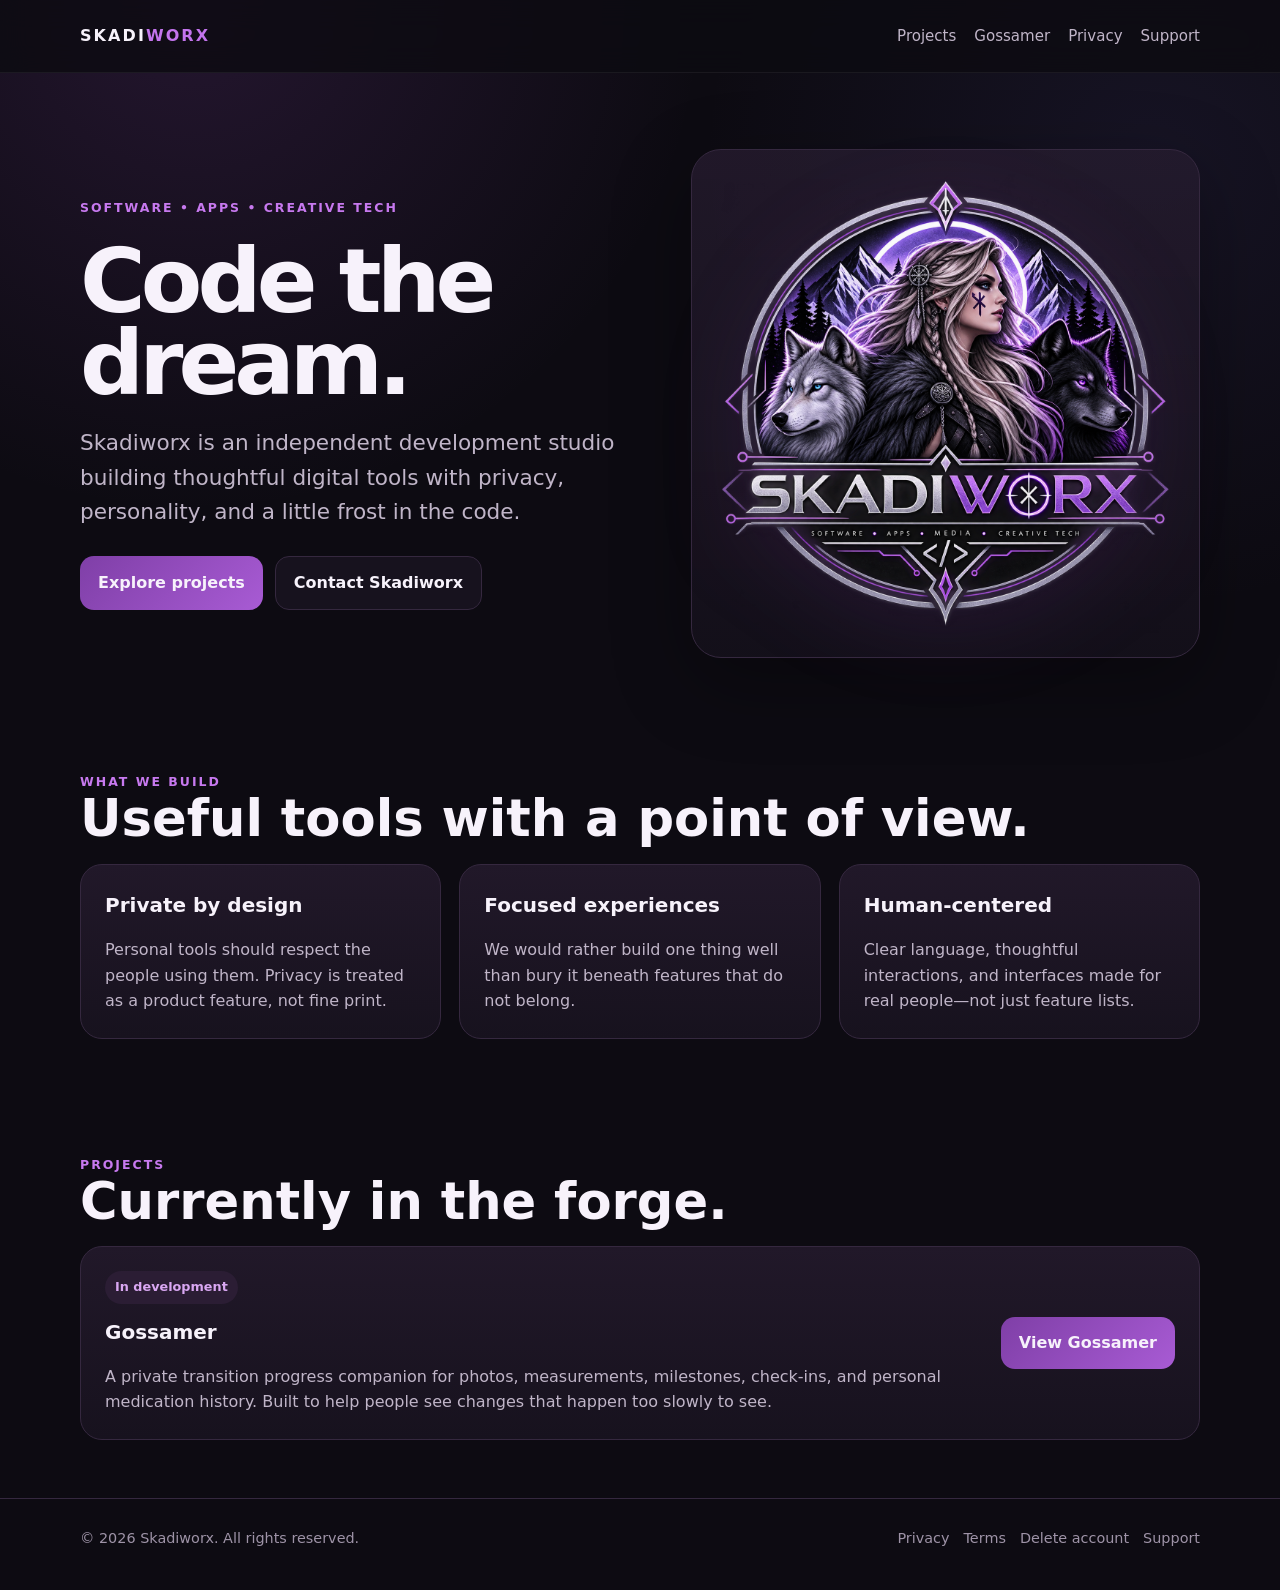
<file: index.html>
<!doctype html><html lang="en"><head><meta charset="utf-8"><meta name="viewport" content="width=device-width,initial-scale=1"><title>Skadiworx — Software, Apps & Creative Tech</title><meta name="description" content="Skadiworx builds thoughtful software, apps, and creative technology."><link rel="stylesheet" href="/styles.css"></head><body><header><div class="wrap nav"><a class="brand" href="/">SKADI<span>WORX</span></a><nav class="navlinks"><a href="/#projects">Projects</a><a href="/gossamer/">Gossamer</a><a href="/gossamer/privacy/">Privacy</a><a href="/support/">Support</a></nav></div></header><main><div class="wrap hero"><div><div class="eyebrow">Software • Apps • Creative Tech</div><h1>Code the<br>dream.</h1><p class="lead">Skadiworx is an independent development studio building thoughtful digital tools with privacy, personality, and a little frost in the code.</p><div class="actions"><a class="btn primary" href="#projects">Explore projects</a><a class="btn" href="/support/">Contact Skadiworx</a></div></div><div class="logo-card"><img src="/assets/skadiworx-logo.png" alt="Skadiworx logo featuring Skadi and two wolves"></div></div><section><div class="wrap"><div class="eyebrow">What we build</div><h2>Useful tools with a point of view.</h2><div class="grid"><div class="card"><h3>Private by design</h3><p>Personal tools should respect the people using them. Privacy is treated as a product feature, not fine print.</p></div><div class="card"><h3>Focused experiences</h3><p>We would rather build one thing well than bury it beneath features that do not belong.</p></div><div class="card"><h3>Human-centered</h3><p>Clear language, thoughtful interactions, and interfaces made for real people—not just feature lists.</p></div></div></div></section><section id="projects"><div class="wrap"><div class="eyebrow">Projects</div><h2>Currently in the forge.</h2><div class="card project"><div><div class="tag">In development</div><h3>Gossamer</h3><p>A private transition progress companion for photos, measurements, milestones, check-ins, and personal medication history. Built to help people see changes that happen too slowly to see.</p></div><a class="btn primary" href="/gossamer/">View Gossamer</a></div></div></section></main><footer><div class="wrap footerrow"><div>© 2026 Skadiworx. All rights reserved.</div><div class="smalllinks"><a href="/gossamer/privacy/">Privacy</a><a href="/gossamer/terms/">Terms</a><a href="/gossamer/delete-account/">Delete account</a><a href="/support/">Support</a></div></div></footer></body></html>
</file>
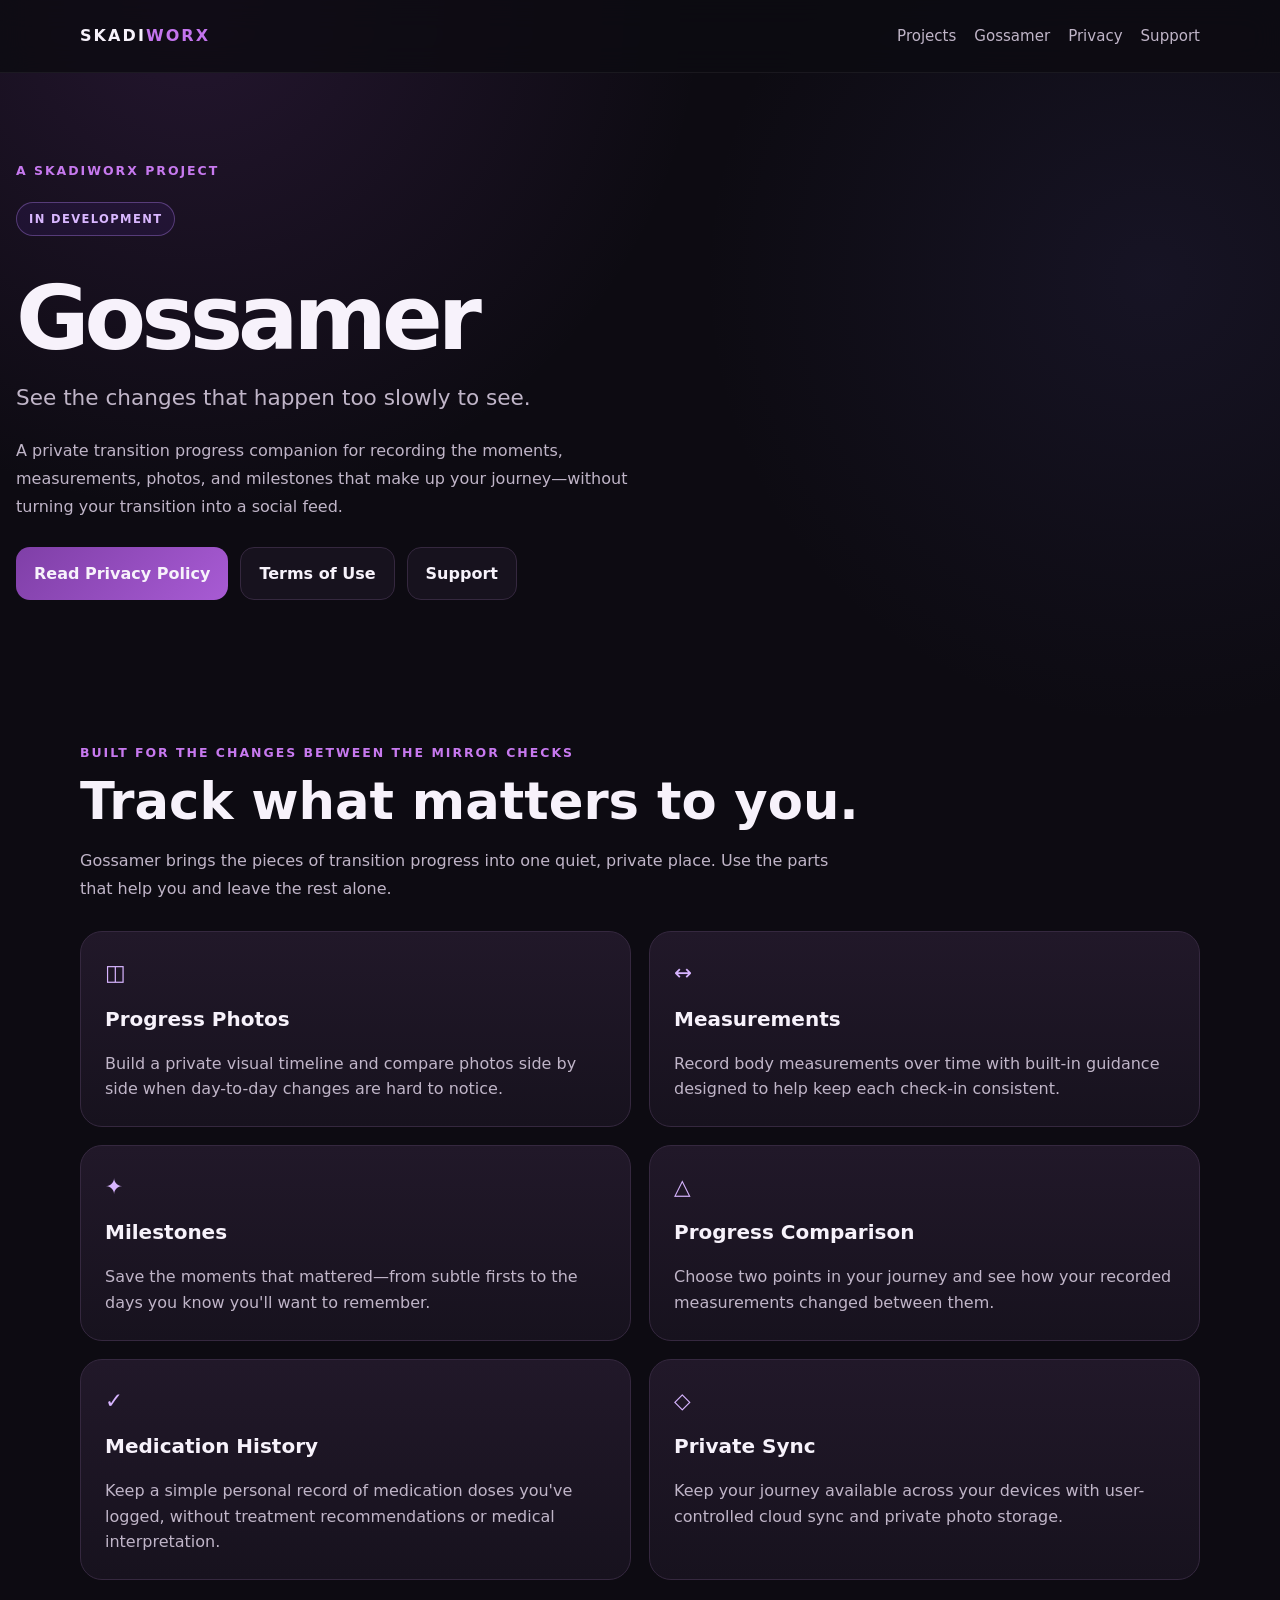
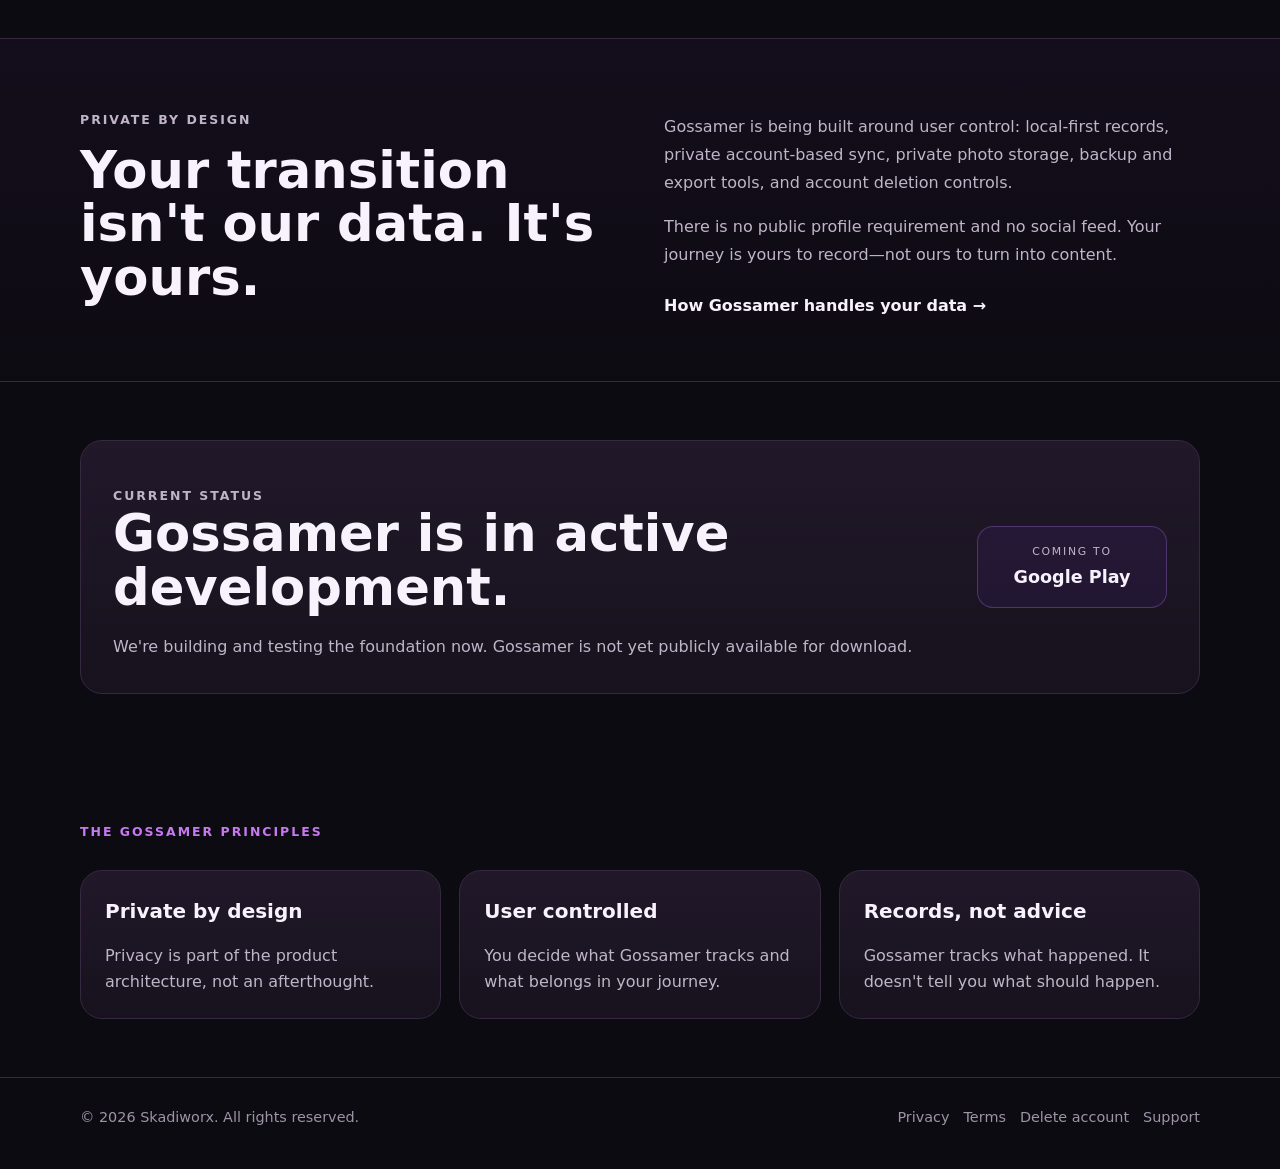
<file: gossamer/index.html>
<!doctype html><html lang="en"><head><meta charset="utf-8"><meta name="viewport" content="width=device-width,initial-scale=1"><title>Gossamer — by Skadiworx</title><meta name="description" content="Gossamer is a private transition progress companion by Skadiworx."><link rel="stylesheet" href="/styles.css"></head><body><header><div class="wrap nav"><a class="brand" href="/">SKADI<span>WORX</span></a><nav class="navlinks"><a href="/#projects">Projects</a><a href="/gossamer/">Gossamer</a><a href="/gossamer/privacy/">Privacy</a><a href="/support/">Support</a></nav></div></header>
<main>
<section class="hero gossamer-hero"><div class="wrap">
<p class="eyebrow">A SKADIWORX PROJECT</p><span class="status-pill">IN DEVELOPMENT</span>
<h1>Gossamer</h1><p class="lead">See the changes that happen too slowly to see.</p>
<p class="hero-copy">A private transition progress companion for recording the moments, measurements, photos, and milestones that make up your journey—without turning your transition into a social feed.</p>
<div class="actions"><a class="btn primary" href="/gossamer/privacy/">Read Privacy Policy</a><a class="btn" href="/gossamer/terms/">Terms of Use</a><a class="btn" href="/support/">Support</a></div>
</div></section>

<section class="section"><div class="wrap">
<p class="eyebrow">BUILT FOR THE CHANGES BETWEEN THE MIRROR CHECKS</p>
<h2>Track what matters to you.</h2>
<p class="section-intro">Gossamer brings the pieces of transition progress into one quiet, private place. Use the parts that help you and leave the rest alone.</p>
<div class="feature-grid">
<article class="card feature-card"><div class="feature-icon">◫</div><h3>Progress Photos</h3><p>Build a private visual timeline and compare photos side by side when day-to-day changes are hard to notice.</p></article>
<article class="card feature-card"><div class="feature-icon">↔</div><h3>Measurements</h3><p>Record body measurements over time with built-in guidance designed to help keep each check-in consistent.</p></article>
<article class="card feature-card"><div class="feature-icon">✦</div><h3>Milestones</h3><p>Save the moments that mattered—from subtle firsts to the days you know you'll want to remember.</p></article>
<article class="card feature-card"><div class="feature-icon">△</div><h3>Progress Comparison</h3><p>Choose two points in your journey and see how your recorded measurements changed between them.</p></article>
<article class="card feature-card"><div class="feature-icon">✓</div><h3>Medication History</h3><p>Keep a simple personal record of medication doses you've logged, without treatment recommendations or medical interpretation.</p></article>
<article class="card feature-card"><div class="feature-icon">◇</div><h3>Private Sync</h3><p>Keep your journey available across your devices with user-controlled cloud sync and private photo storage.</p></article>
</div></div></section>

<section class="section privacy-band"><div class="wrap split">
<div><p class="eyebrow">PRIVATE BY DESIGN</p><h2>Your transition isn't our data. It's yours.</h2></div>
<div><p>Gossamer is being built around user control: local-first records, private account-based sync, private photo storage, backup and export tools, and account deletion controls.</p><p>There is no public profile requirement and no social feed. Your journey is yours to record—not ours to turn into content.</p><a class="text-link" href="/gossamer/privacy/">How Gossamer handles your data →</a></div>
</div></section>

<section class="section"><div class="wrap"><div class="card coming-card">
<div><p class="eyebrow">CURRENT STATUS</p><h2>Gossamer is in active development.</h2><p>We're building and testing the foundation now. Gossamer is not yet publicly available for download.</p></div>
<div class="coming-badge"><span>COMING TO</span><strong>Google Play</strong></div>
</div></div></section>

<section class="section principles"><div class="wrap">
<p class="eyebrow">THE GOSSAMER PRINCIPLES</p>
<div class="feature-grid three">
<article class="card"><h3>Private by design</h3><p>Privacy is part of the product architecture, not an afterthought.</p></article>
<article class="card"><h3>User controlled</h3><p>You decide what Gossamer tracks and what belongs in your journey.</p></article>
<article class="card"><h3>Records, not advice</h3><p>Gossamer tracks what happened. It doesn't tell you what should happen.</p></article>
</div></div></section>
</main>
<footer><div class="wrap footerrow"><div>© 2026 Skadiworx. All rights reserved.</div><div class="smalllinks"><a href="/gossamer/privacy/">Privacy</a><a href="/gossamer/terms/">Terms</a><a href="/gossamer/delete-account/">Delete account</a><a href="/support/">Support</a></div></div></footer></body></html>
</file>
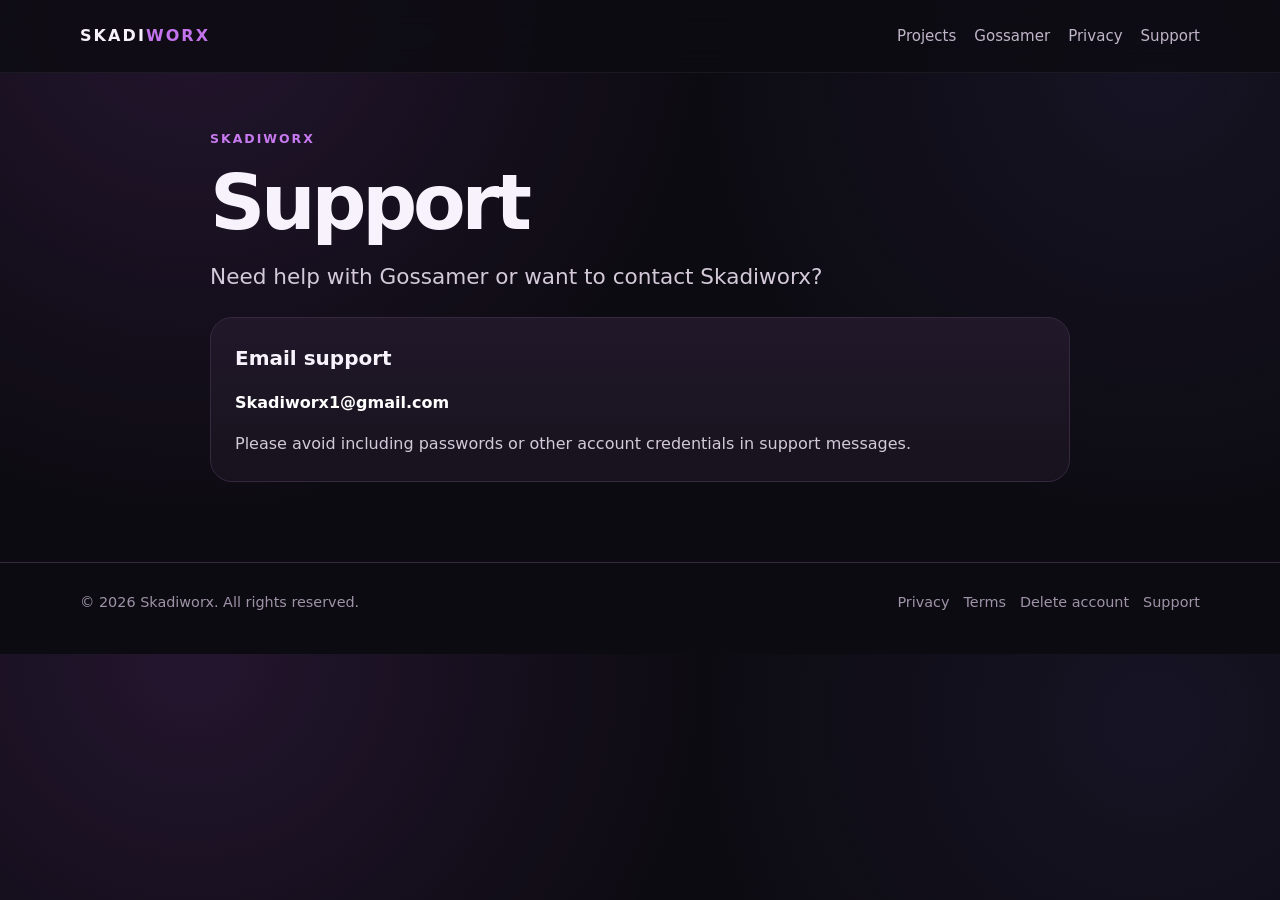
<file: support/index.html>
<!doctype html><html lang="en"><head><meta charset="utf-8"><meta name="viewport" content="width=device-width,initial-scale=1"><title>Support — Skadiworx</title><link rel="stylesheet" href="/styles.css"></head><body><header><div class="wrap nav"><a class="brand" href="/">SKADI<span>WORX</span></a><nav class="navlinks"><a href="/#projects">Projects</a><a href="/gossamer/">Gossamer</a><a href="/gossamer/privacy/">Privacy</a><a href="/support/">Support</a></nav></div></header><main class="wrap legal"><div class="eyebrow">Skadiworx</div><h1>Support</h1><p class="lead">Need help with Gossamer or want to contact Skadiworx?</p><div class="card"><h3>Email support</h3><p><a href="mailto:Skadiworx1@gmail.com"><strong>Skadiworx1@gmail.com</strong></a></p><p>Please avoid including passwords or other account credentials in support messages.</p></div></main><footer><div class="wrap footerrow"><div>© 2026 Skadiworx. All rights reserved.</div><div class="smalllinks"><a href="/gossamer/privacy/">Privacy</a><a href="/gossamer/terms/">Terms</a><a href="/gossamer/delete-account/">Delete account</a><a href="/support/">Support</a></div></div></footer></body></html>
</file>
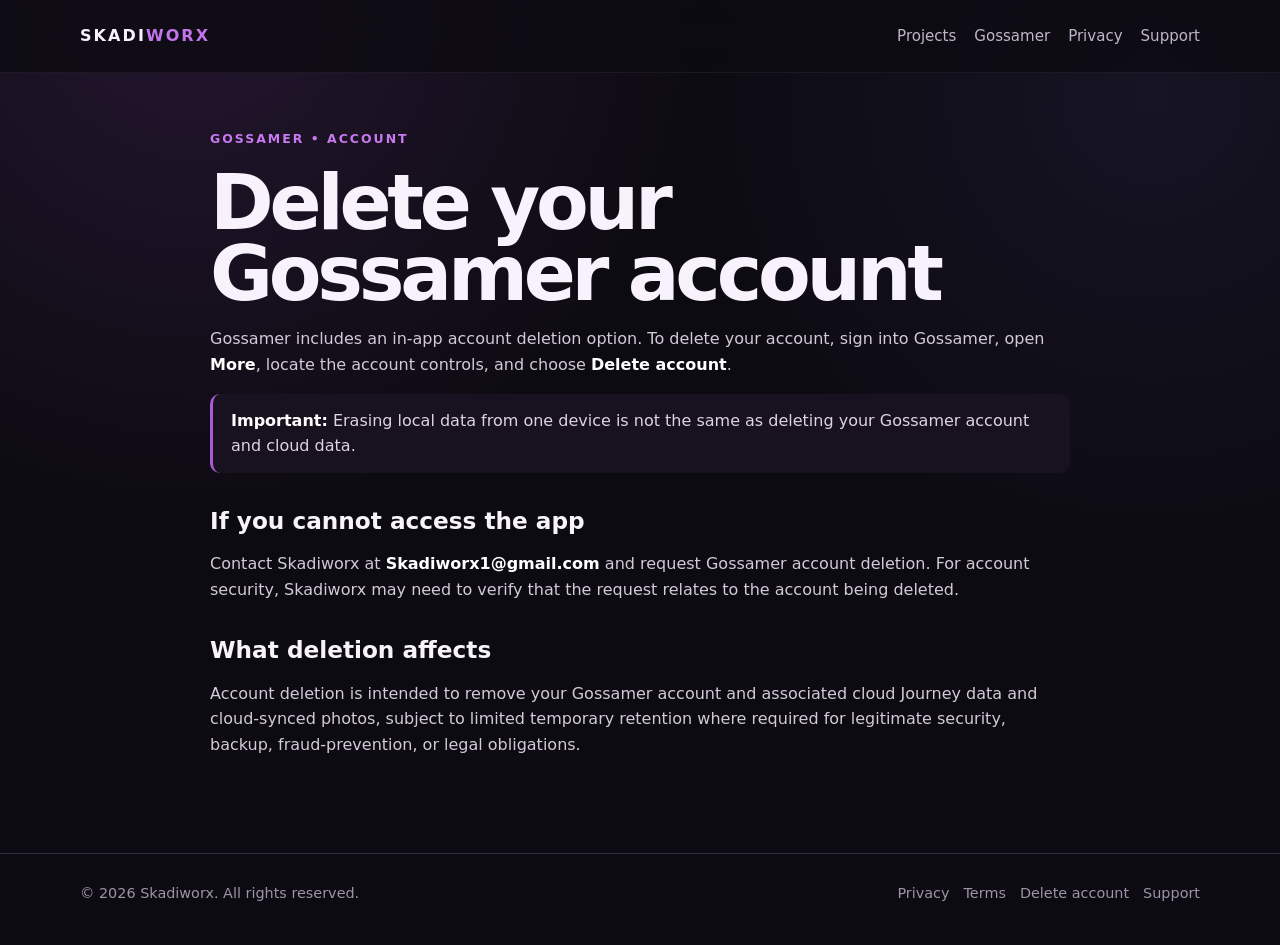
<file: gossamer/delete-account/index.html>
<!doctype html><html lang="en"><head><meta charset="utf-8"><meta name="viewport" content="width=device-width,initial-scale=1"><title>Delete Gossamer Account — Skadiworx</title><link rel="stylesheet" href="/styles.css"></head><body><header><div class="wrap nav"><a class="brand" href="/">SKADI<span>WORX</span></a><nav class="navlinks"><a href="/#projects">Projects</a><a href="/gossamer/">Gossamer</a><a href="/gossamer/privacy/">Privacy</a><a href="/support/">Support</a></nav></div></header><main class="wrap legal"><div class="eyebrow">Gossamer • Account</div><h1>Delete your Gossamer account</h1><p>Gossamer includes an in-app account deletion option. To delete your account, sign into Gossamer, open <strong>More</strong>, locate the account controls, and choose <strong>Delete account</strong>.</p><div class="notice"><strong>Important:</strong> Erasing local data from one device is not the same as deleting your Gossamer account and cloud data.</div><h2>If you cannot access the app</h2><p>Contact Skadiworx at <a href="mailto:Skadiworx1@gmail.com"><strong>Skadiworx1@gmail.com</strong></a> and request Gossamer account deletion. For account security, Skadiworx may need to verify that the request relates to the account being deleted.</p><h2>What deletion affects</h2><p>Account deletion is intended to remove your Gossamer account and associated cloud Journey data and cloud-synced photos, subject to limited temporary retention where required for legitimate security, backup, fraud-prevention, or legal obligations.</p></main><footer><div class="wrap footerrow"><div>© 2026 Skadiworx. All rights reserved.</div><div class="smalllinks"><a href="/gossamer/privacy/">Privacy</a><a href="/gossamer/terms/">Terms</a><a href="/gossamer/delete-account/">Delete account</a><a href="/support/">Support</a></div></div></footer></body></html>
</file>
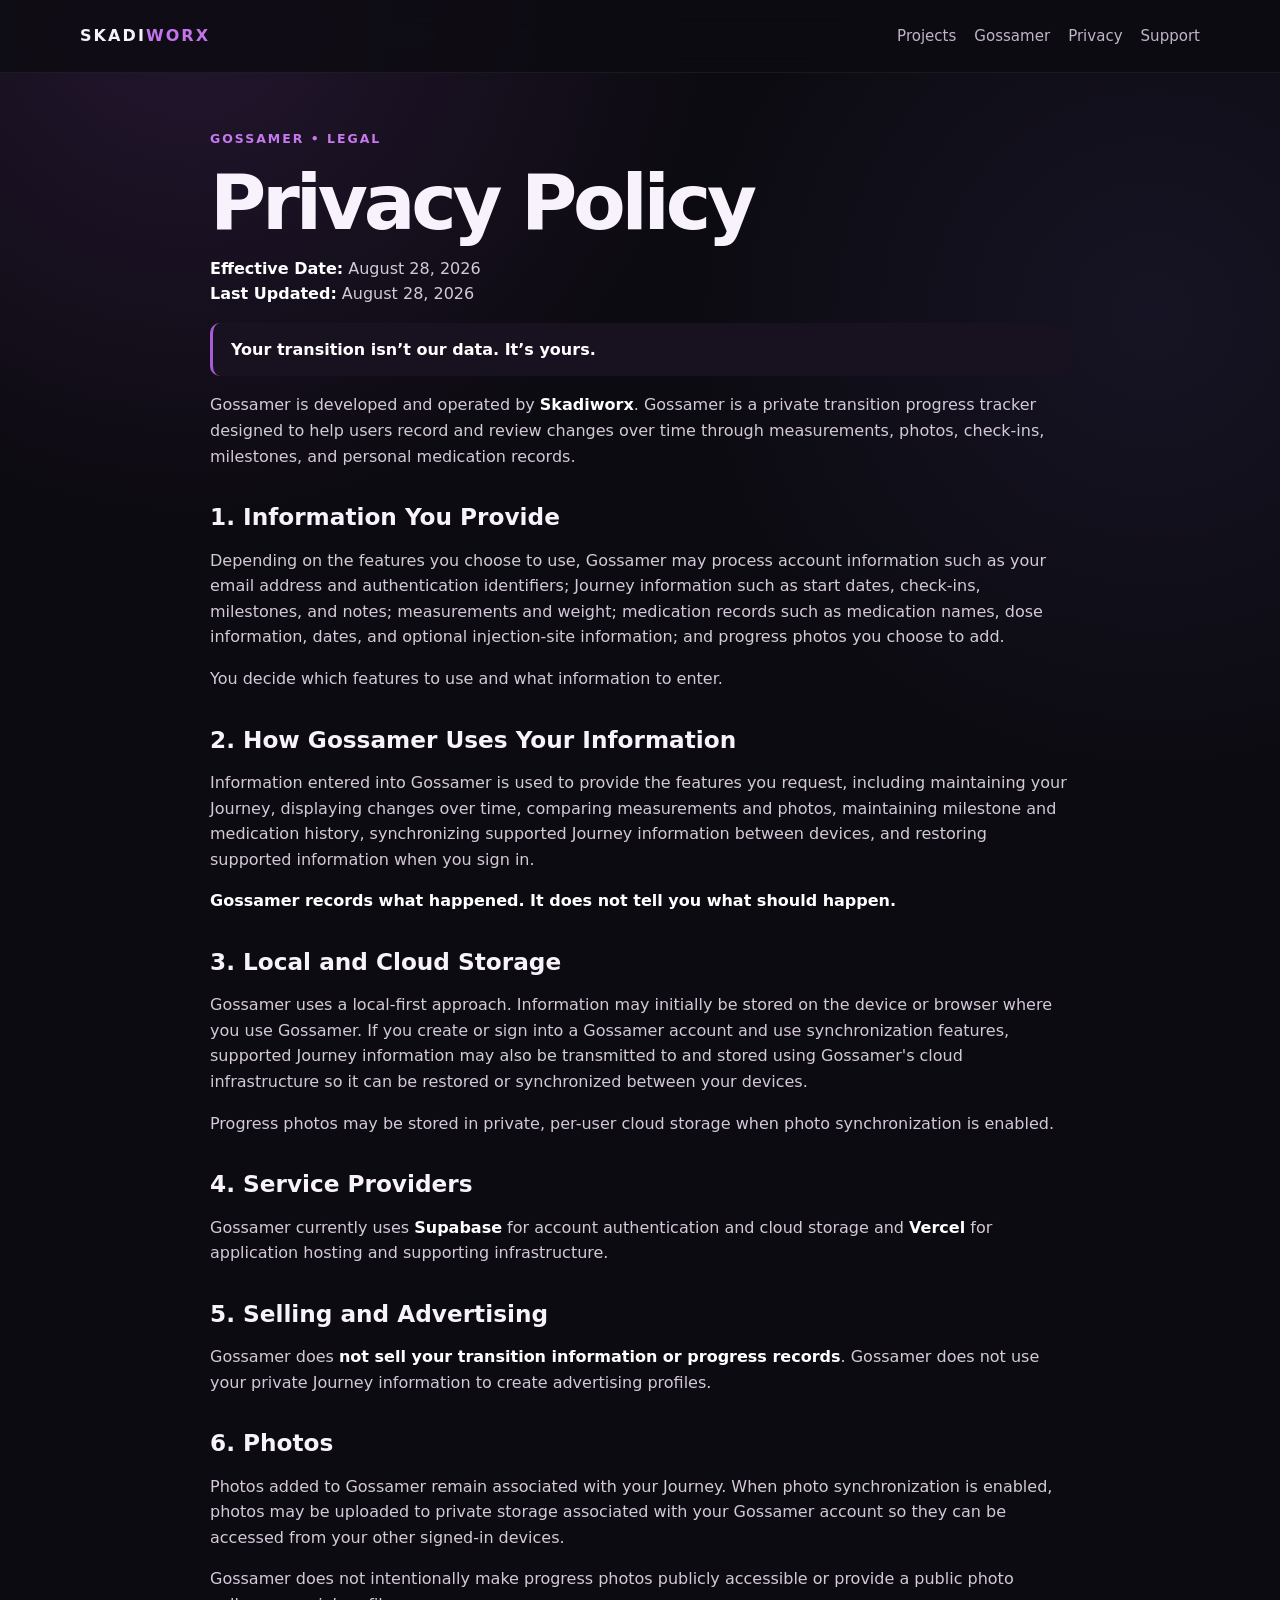
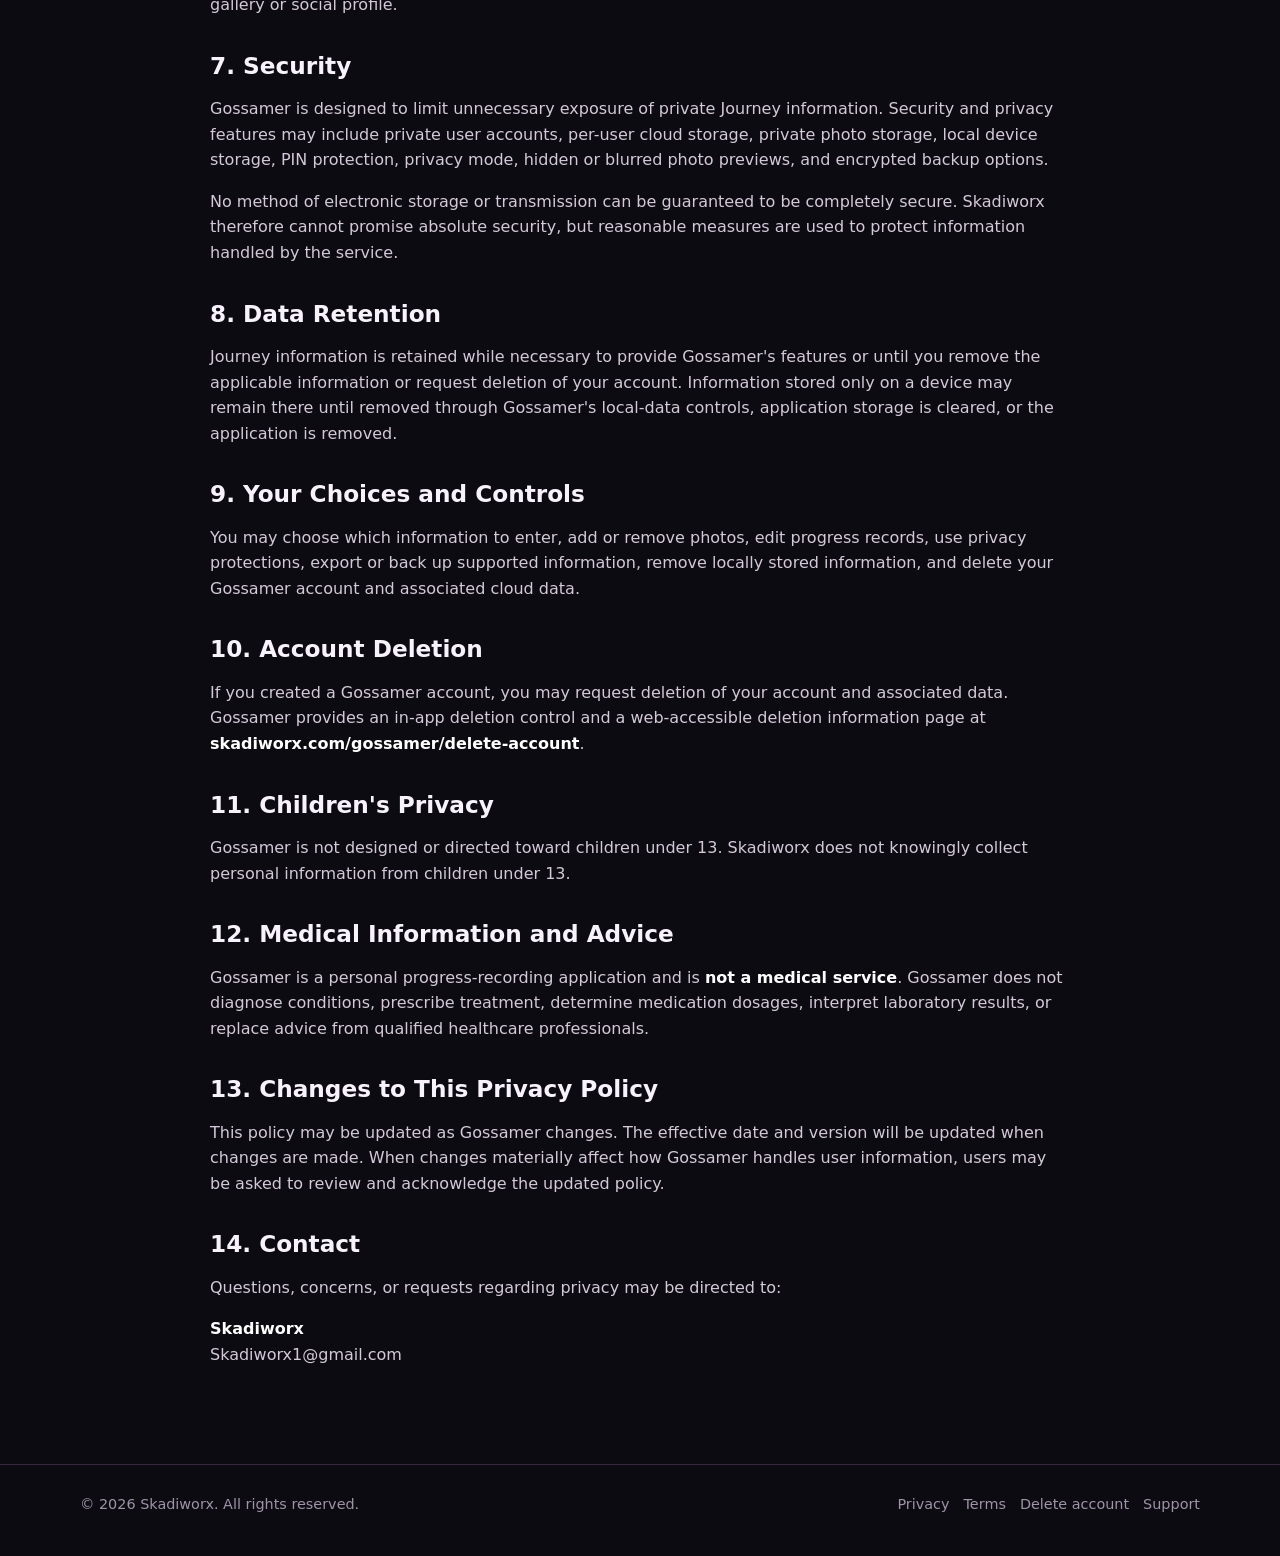
<file: gossamer/privacy/index.html>
<!doctype html><html lang="en"><head><meta charset="utf-8"><meta name="viewport" content="width=device-width,initial-scale=1"><title>Gossamer Privacy Policy — Skadiworx</title><link rel="stylesheet" href="/styles.css"></head><body><header><div class="wrap nav"><a class="brand" href="/">SKADI<span>WORX</span></a><nav class="navlinks"><a href="/#projects">Projects</a><a href="/gossamer/">Gossamer</a><a href="/gossamer/privacy/">Privacy</a><a href="/support/">Support</a></nav></div></header><main class="wrap legal"><div class="eyebrow">Gossamer • Legal</div><h1>Privacy Policy</h1><p><strong>Effective Date:</strong> August 28, 2026<br><strong>Last Updated:</strong> August 28, 2026</p><div class="notice"><strong>Your transition isn’t our data. It’s yours.</strong></div><p>Gossamer is developed and operated by <strong>Skadiworx</strong>. Gossamer is a private transition progress tracker designed to help users record and review changes over time through measurements, photos, check-ins, milestones, and personal medication records.</p><h2>1. Information You Provide</h2><p>Depending on the features you choose to use, Gossamer may process account information such as your email address and authentication identifiers; Journey information such as start dates, check-ins, milestones, and notes; measurements and weight; medication records such as medication names, dose information, dates, and optional injection-site information; and progress photos you choose to add.</p><p>You decide which features to use and what information to enter.</p><h2>2. How Gossamer Uses Your Information</h2><p>Information entered into Gossamer is used to provide the features you request, including maintaining your Journey, displaying changes over time, comparing measurements and photos, maintaining milestone and medication history, synchronizing supported Journey information between devices, and restoring supported information when you sign in.</p><p><strong>Gossamer records what happened. It does not tell you what should happen.</strong></p><h2>3. Local and Cloud Storage</h2><p>Gossamer uses a local-first approach. Information may initially be stored on the device or browser where you use Gossamer. If you create or sign into a Gossamer account and use synchronization features, supported Journey information may also be transmitted to and stored using Gossamer's cloud infrastructure so it can be restored or synchronized between your devices.</p><p>Progress photos may be stored in private, per-user cloud storage when photo synchronization is enabled.</p><h2>4. Service Providers</h2><p>Gossamer currently uses <strong>Supabase</strong> for account authentication and cloud storage and <strong>Vercel</strong> for application hosting and supporting infrastructure.</p><h2>5. Selling and Advertising</h2><p>Gossamer does <strong>not sell your transition information or progress records</strong>. Gossamer does not use your private Journey information to create advertising profiles.</p><h2>6. Photos</h2><p>Photos added to Gossamer remain associated with your Journey. When photo synchronization is enabled, photos may be uploaded to private storage associated with your Gossamer account so they can be accessed from your other signed-in devices.</p><p>Gossamer does not intentionally make progress photos publicly accessible or provide a public photo gallery or social profile.</p><h2>7. Security</h2><p>Gossamer is designed to limit unnecessary exposure of private Journey information. Security and privacy features may include private user accounts, per-user cloud storage, private photo storage, local device storage, PIN protection, privacy mode, hidden or blurred photo previews, and encrypted backup options.</p><p>No method of electronic storage or transmission can be guaranteed to be completely secure. Skadiworx therefore cannot promise absolute security, but reasonable measures are used to protect information handled by the service.</p><h2>8. Data Retention</h2><p>Journey information is retained while necessary to provide Gossamer's features or until you remove the applicable information or request deletion of your account. Information stored only on a device may remain there until removed through Gossamer's local-data controls, application storage is cleared, or the application is removed.</p><h2>9. Your Choices and Controls</h2><p>You may choose which information to enter, add or remove photos, edit progress records, use privacy protections, export or back up supported information, remove locally stored information, and delete your Gossamer account and associated cloud data.</p><h2>10. Account Deletion</h2><p>If you created a Gossamer account, you may request deletion of your account and associated data. Gossamer provides an in-app deletion control and a web-accessible deletion information page at <a href="/gossamer/delete-account/"><strong>skadiworx.com/gossamer/delete-account</strong></a>.</p><h2>11. Children's Privacy</h2><p>Gossamer is not designed or directed toward children under 13. Skadiworx does not knowingly collect personal information from children under 13.</p><h2>12. Medical Information and Advice</h2><p>Gossamer is a personal progress-recording application and is <strong>not a medical service</strong>. Gossamer does not diagnose conditions, prescribe treatment, determine medication dosages, interpret laboratory results, or replace advice from qualified healthcare professionals.</p><h2>13. Changes to This Privacy Policy</h2><p>This policy may be updated as Gossamer changes. The effective date and version will be updated when changes are made. When changes materially affect how Gossamer handles user information, users may be asked to review and acknowledge the updated policy.</p><h2>14. Contact</h2><p>Questions, concerns, or requests regarding privacy may be directed to:</p><p><strong>Skadiworx</strong><br><a href="mailto:Skadiworx1@gmail.com">Skadiworx1@gmail.com</a></p></main><footer><div class="wrap footerrow"><div>© 2026 Skadiworx. All rights reserved.</div><div class="smalllinks"><a href="/gossamer/privacy/">Privacy</a><a href="/gossamer/terms/">Terms</a><a href="/gossamer/delete-account/">Delete account</a><a href="/support/">Support</a></div></div></footer></body></html>
</file>
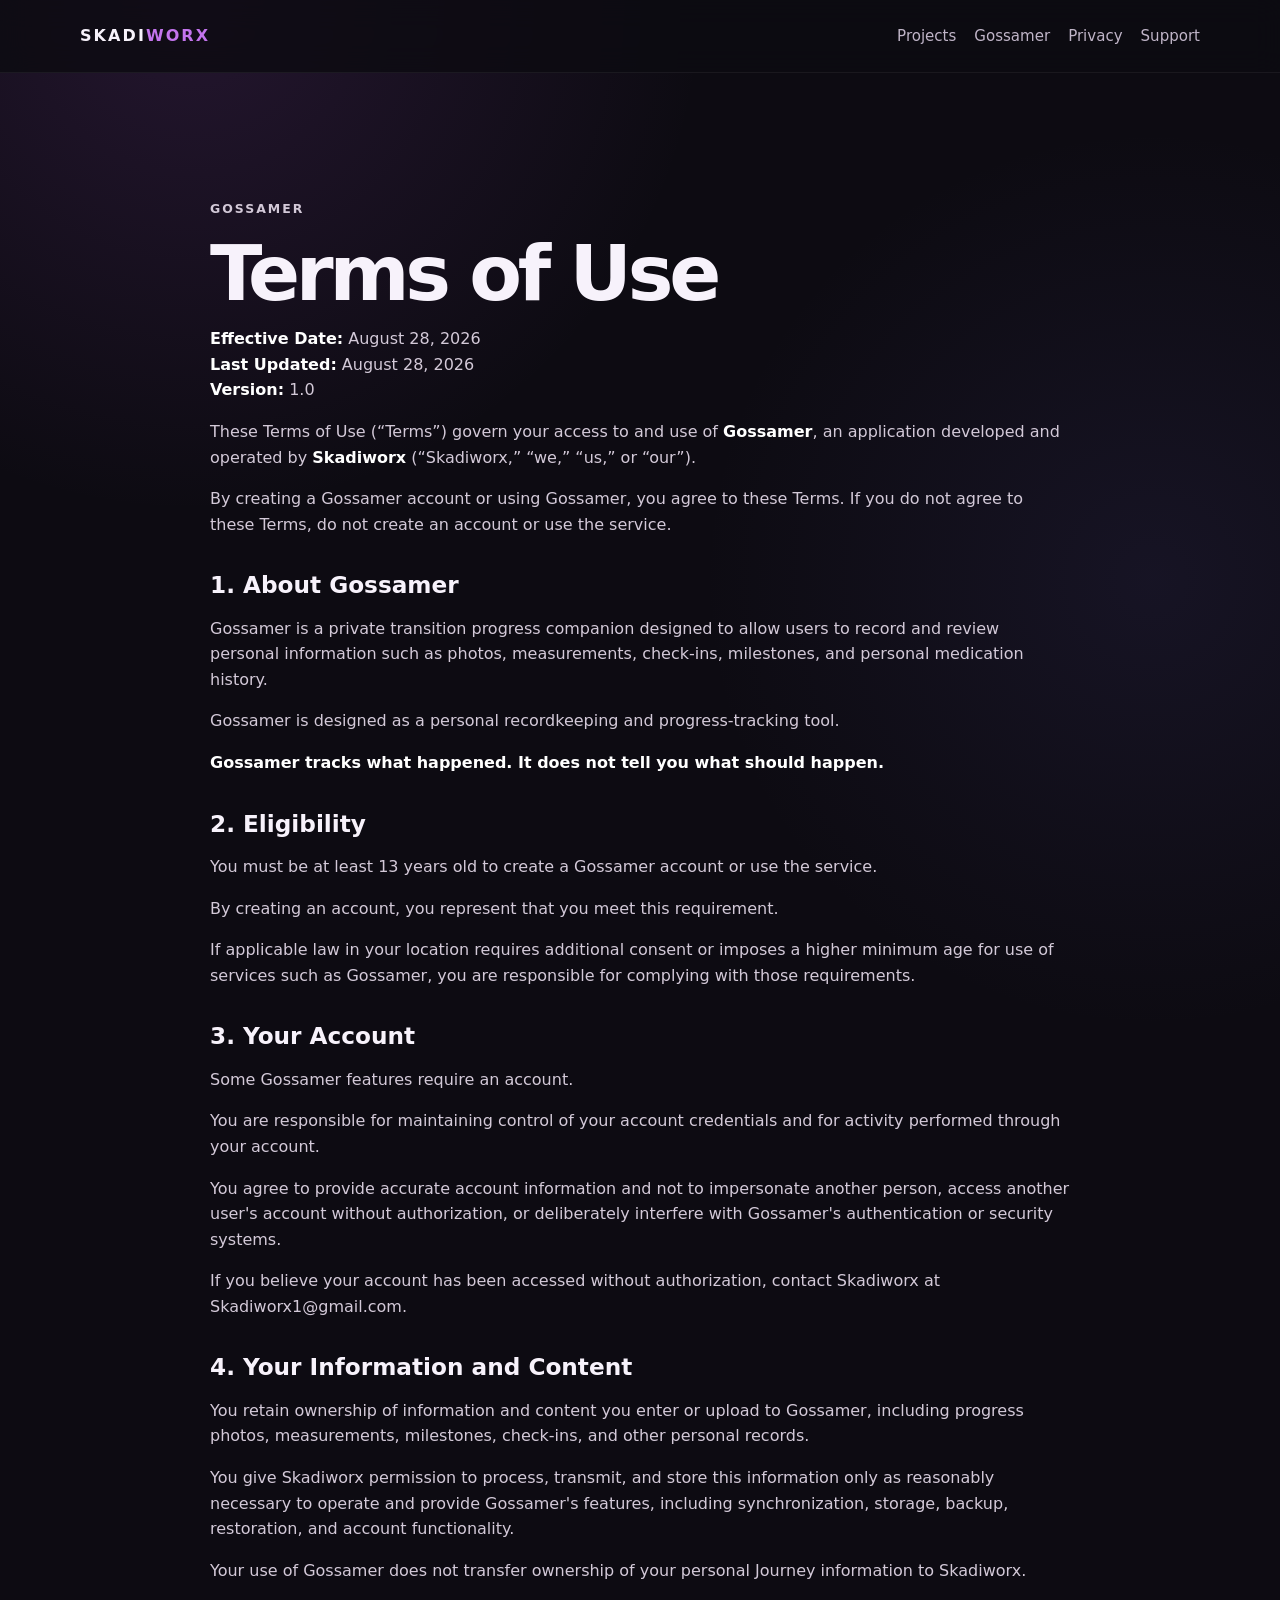
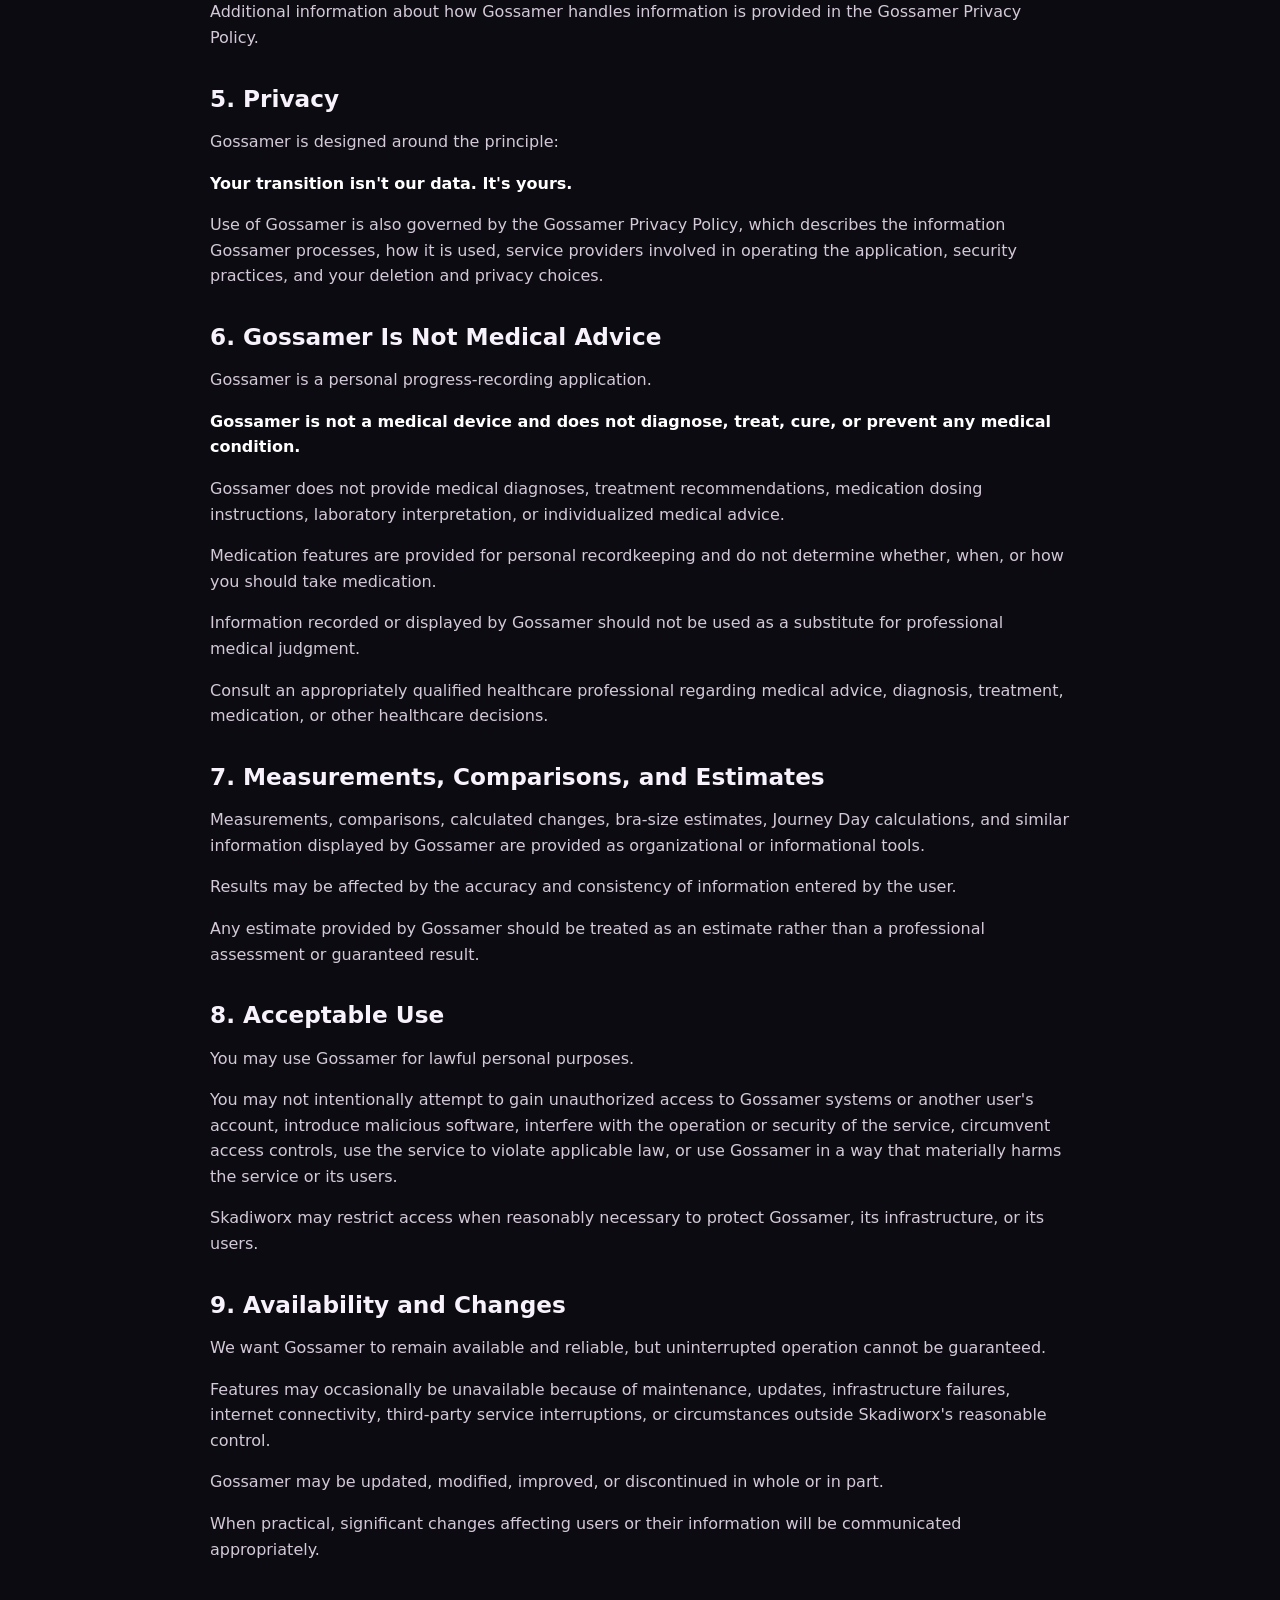
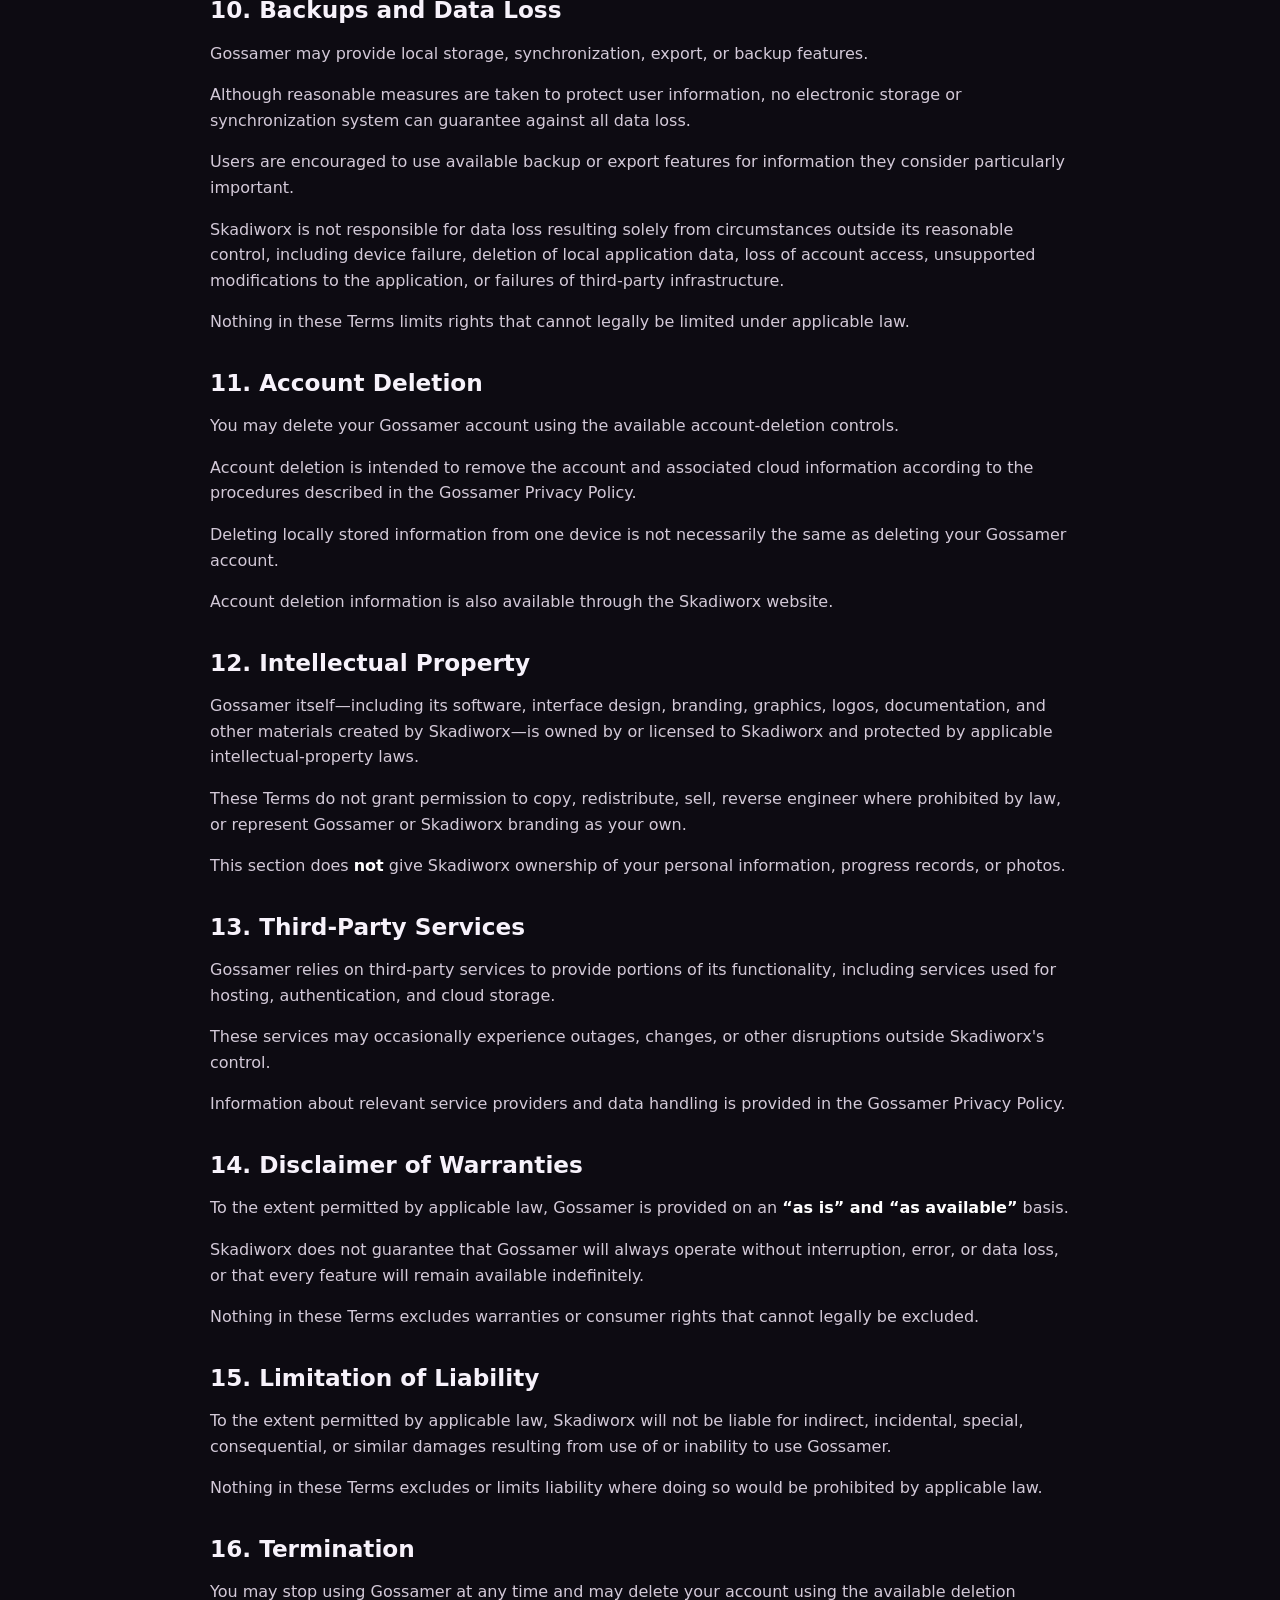
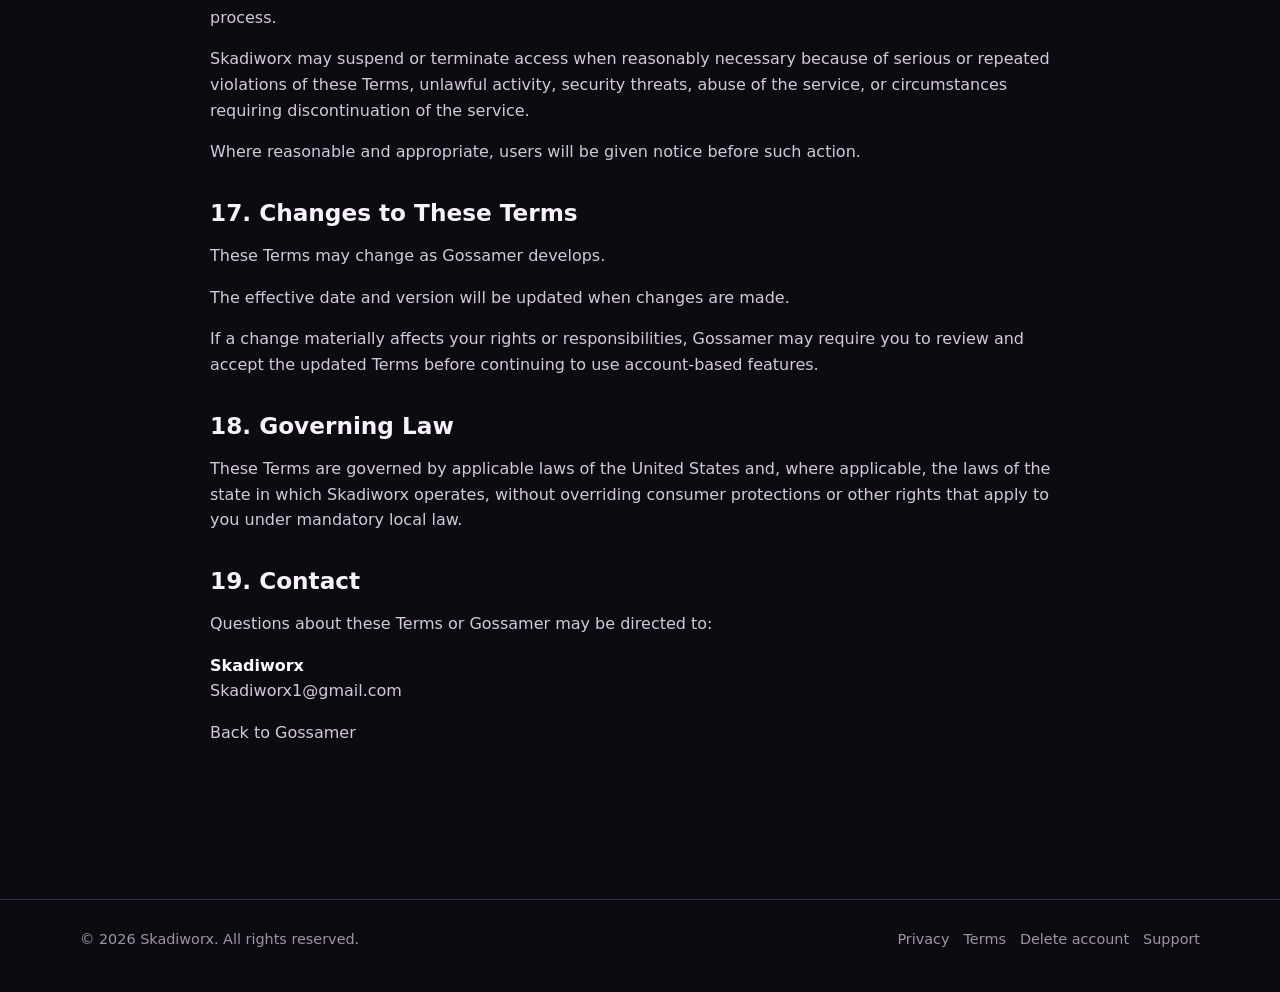
<file: gossamer/terms/index.html>
<!doctype html>
<html lang="en">
<head>
  <meta charset="utf-8">
  <meta name="viewport" content="width=device-width, initial-scale=1">
  <title>Gossamer Terms of Use | Skadiworx</title>
  <meta name="description" content="Terms of Use for Gossamer by Skadiworx.">
  <link rel="stylesheet" href="../../styles.css">
</head>
<body><header><div class="wrap nav"><a class="brand" href="/">SKADI<span>WORX</span></a><nav class="navlinks"><a href="/#projects">Projects</a><a href="/gossamer/">Gossamer</a><a href="/gossamer/privacy/">Privacy</a><a href="/support/">Support</a></nav></div></header>
  <main class="wrap legal">
    <section class="legal-page">
      <p class="eyebrow">Gossamer</p>
      <h1>Terms of Use</h1>
      <p><strong>Effective Date:</strong> August 28, 2026<br>
      <strong>Last Updated:</strong> August 28, 2026<br>
      <strong>Version:</strong> 1.0</p>

      <p>These Terms of Use (“Terms”) govern your access to and use of <strong>Gossamer</strong>, an application developed and operated by <strong>Skadiworx</strong> (“Skadiworx,” “we,” “us,” or “our”).</p>
      <p>By creating a Gossamer account or using Gossamer, you agree to these Terms. If you do not agree to these Terms, do not create an account or use the service.</p>

      <h2>1. About Gossamer</h2>
      <p>Gossamer is a private transition progress companion designed to allow users to record and review personal information such as photos, measurements, check-ins, milestones, and personal medication history.</p>
      <p>Gossamer is designed as a personal recordkeeping and progress-tracking tool.</p>
      <p><strong>Gossamer tracks what happened. It does not tell you what should happen.</strong></p>

      <h2>2. Eligibility</h2>
      <p>You must be at least 13 years old to create a Gossamer account or use the service.</p>
      <p>By creating an account, you represent that you meet this requirement.</p>
      <p>If applicable law in your location requires additional consent or imposes a higher minimum age for use of services such as Gossamer, you are responsible for complying with those requirements.</p>

      <h2>3. Your Account</h2>
      <p>Some Gossamer features require an account.</p>
      <p>You are responsible for maintaining control of your account credentials and for activity performed through your account.</p>
      <p>You agree to provide accurate account information and not to impersonate another person, access another user's account without authorization, or deliberately interfere with Gossamer's authentication or security systems.</p>
      <p>If you believe your account has been accessed without authorization, contact Skadiworx at <a href="mailto:Skadiworx1@gmail.com">Skadiworx1@gmail.com</a>.</p>

      <h2>4. Your Information and Content</h2>
      <p>You retain ownership of information and content you enter or upload to Gossamer, including progress photos, measurements, milestones, check-ins, and other personal records.</p>
      <p>You give Skadiworx permission to process, transmit, and store this information only as reasonably necessary to operate and provide Gossamer's features, including synchronization, storage, backup, restoration, and account functionality.</p>
      <p>Your use of Gossamer does not transfer ownership of your personal Journey information to Skadiworx.</p>
      <p>Additional information about how Gossamer handles information is provided in the <a href="/gossamer/privacy">Gossamer Privacy Policy</a>.</p>

      <h2>5. Privacy</h2>
      <p>Gossamer is designed around the principle:</p>
      <p><strong>Your transition isn't our data. It's yours.</strong></p>
      <p>Use of Gossamer is also governed by the Gossamer Privacy Policy, which describes the information Gossamer processes, how it is used, service providers involved in operating the application, security practices, and your deletion and privacy choices.</p>

      <h2>6. Gossamer Is Not Medical Advice</h2>
      <p>Gossamer is a personal progress-recording application.</p>
      <p><strong>Gossamer is not a medical device and does not diagnose, treat, cure, or prevent any medical condition.</strong></p>
      <p>Gossamer does not provide medical diagnoses, treatment recommendations, medication dosing instructions, laboratory interpretation, or individualized medical advice.</p>
      <p>Medication features are provided for personal recordkeeping and do not determine whether, when, or how you should take medication.</p>
      <p>Information recorded or displayed by Gossamer should not be used as a substitute for professional medical judgment.</p>
      <p>Consult an appropriately qualified healthcare professional regarding medical advice, diagnosis, treatment, medication, or other healthcare decisions.</p>

      <h2>7. Measurements, Comparisons, and Estimates</h2>
      <p>Measurements, comparisons, calculated changes, bra-size estimates, Journey Day calculations, and similar information displayed by Gossamer are provided as organizational or informational tools.</p>
      <p>Results may be affected by the accuracy and consistency of information entered by the user.</p>
      <p>Any estimate provided by Gossamer should be treated as an estimate rather than a professional assessment or guaranteed result.</p>

      <h2>8. Acceptable Use</h2>
      <p>You may use Gossamer for lawful personal purposes.</p>
      <p>You may not intentionally attempt to gain unauthorized access to Gossamer systems or another user's account, introduce malicious software, interfere with the operation or security of the service, circumvent access controls, use the service to violate applicable law, or use Gossamer in a way that materially harms the service or its users.</p>
      <p>Skadiworx may restrict access when reasonably necessary to protect Gossamer, its infrastructure, or its users.</p>

      <h2>9. Availability and Changes</h2>
      <p>We want Gossamer to remain available and reliable, but uninterrupted operation cannot be guaranteed.</p>
      <p>Features may occasionally be unavailable because of maintenance, updates, infrastructure failures, internet connectivity, third-party service interruptions, or circumstances outside Skadiworx's reasonable control.</p>
      <p>Gossamer may be updated, modified, improved, or discontinued in whole or in part.</p>
      <p>When practical, significant changes affecting users or their information will be communicated appropriately.</p>

      <h2>10. Backups and Data Loss</h2>
      <p>Gossamer may provide local storage, synchronization, export, or backup features.</p>
      <p>Although reasonable measures are taken to protect user information, no electronic storage or synchronization system can guarantee against all data loss.</p>
      <p>Users are encouraged to use available backup or export features for information they consider particularly important.</p>
      <p>Skadiworx is not responsible for data loss resulting solely from circumstances outside its reasonable control, including device failure, deletion of local application data, loss of account access, unsupported modifications to the application, or failures of third-party infrastructure.</p>
      <p>Nothing in these Terms limits rights that cannot legally be limited under applicable law.</p>

      <h2>11. Account Deletion</h2>
      <p>You may delete your Gossamer account using the available account-deletion controls.</p>
      <p>Account deletion is intended to remove the account and associated cloud information according to the procedures described in the Gossamer Privacy Policy.</p>
      <p>Deleting locally stored information from one device is not necessarily the same as deleting your Gossamer account.</p>
      <p>Account deletion information is also available through the <a href="/gossamer/delete-account">Skadiworx website</a>.</p>

      <h2>12. Intellectual Property</h2>
      <p>Gossamer itself—including its software, interface design, branding, graphics, logos, documentation, and other materials created by Skadiworx—is owned by or licensed to Skadiworx and protected by applicable intellectual-property laws.</p>
      <p>These Terms do not grant permission to copy, redistribute, sell, reverse engineer where prohibited by law, or represent Gossamer or Skadiworx branding as your own.</p>
      <p>This section does <strong>not</strong> give Skadiworx ownership of your personal information, progress records, or photos.</p>

      <h2>13. Third-Party Services</h2>
      <p>Gossamer relies on third-party services to provide portions of its functionality, including services used for hosting, authentication, and cloud storage.</p>
      <p>These services may occasionally experience outages, changes, or other disruptions outside Skadiworx's control.</p>
      <p>Information about relevant service providers and data handling is provided in the Gossamer Privacy Policy.</p>

      <h2>14. Disclaimer of Warranties</h2>
      <p>To the extent permitted by applicable law, Gossamer is provided on an <strong>“as is” and “as available”</strong> basis.</p>
      <p>Skadiworx does not guarantee that Gossamer will always operate without interruption, error, or data loss, or that every feature will remain available indefinitely.</p>
      <p>Nothing in these Terms excludes warranties or consumer rights that cannot legally be excluded.</p>

      <h2>15. Limitation of Liability</h2>
      <p>To the extent permitted by applicable law, Skadiworx will not be liable for indirect, incidental, special, consequential, or similar damages resulting from use of or inability to use Gossamer.</p>
      <p>Nothing in these Terms excludes or limits liability where doing so would be prohibited by applicable law.</p>

      <h2>16. Termination</h2>
      <p>You may stop using Gossamer at any time and may delete your account using the available deletion process.</p>
      <p>Skadiworx may suspend or terminate access when reasonably necessary because of serious or repeated violations of these Terms, unlawful activity, security threats, abuse of the service, or circumstances requiring discontinuation of the service.</p>
      <p>Where reasonable and appropriate, users will be given notice before such action.</p>

      <h2>17. Changes to These Terms</h2>
      <p>These Terms may change as Gossamer develops.</p>
      <p>The effective date and version will be updated when changes are made.</p>
      <p>If a change materially affects your rights or responsibilities, Gossamer may require you to review and accept the updated Terms before continuing to use account-based features.</p>

      <h2>18. Governing Law</h2>
      <p>These Terms are governed by applicable laws of the United States and, where applicable, the laws of the state in which Skadiworx operates, without overriding consumer protections or other rights that apply to you under mandatory local law.</p>

      <h2>19. Contact</h2>
      <p>Questions about these Terms or Gossamer may be directed to:</p>
      <p><strong>Skadiworx</strong><br><a href="mailto:Skadiworx1@gmail.com">Skadiworx1@gmail.com</a></p>

      <p><a href="/gossamer">Back to Gossamer</a></p>
    </section>
  </main><footer><div class="wrap footerrow"><div>© 2026 Skadiworx. All rights reserved.</div><div class="smalllinks"><a href="/gossamer/privacy/">Privacy</a><a href="/gossamer/terms/">Terms</a><a href="/gossamer/delete-account/">Delete account</a><a href="/support/">Support</a></div></div></footer>
</body>
</html>
</file>
<file: styles.css>
:root{--bg:#0d0b12;--panel:#17121e;--panel2:#211829;--text:#f7f2fb;--muted:#c0b5c8;--line:#35283f;--violet:#a85bd4;--violet2:#7f3fa7}*{box-sizing:border-box}html{scroll-behavior:smooth}body{margin:0;font-family:Inter,ui-sans-serif,system-ui,-apple-system,BlinkMacSystemFont,"Segoe UI",sans-serif;color:var(--text);background:radial-gradient(circle at 15% 0%,rgba(139,70,177,.18),transparent 32rem),radial-gradient(circle at 90% 10%,rgba(81,72,148,.14),transparent 28rem),var(--bg);line-height:1.6}a{color:inherit;text-decoration:none}img{max-width:100%}.wrap{width:min(1120px,calc(100% - 32px));margin:auto}header{position:sticky;top:0;z-index:30;backdrop-filter:blur(14px);background:rgba(13,11,18,.82);border-bottom:1px solid rgba(255,255,255,.06)}.nav{min-height:72px;display:flex;align-items:center;justify-content:space-between;gap:20px}.brand{font-weight:900;letter-spacing:.13em;font-size:1rem}.brand span{color:#c374ed}.navlinks{display:flex;gap:18px;flex-wrap:wrap;color:var(--muted);font-size:.94rem}.navlinks a:hover{color:var(--text)}.hero{padding:76px 0 56px;display:grid;grid-template-columns:1.05fr .95fr;gap:48px;align-items:center}.eyebrow{color:#c779ef;text-transform:uppercase;letter-spacing:.16em;font-weight:800;font-size:.78rem}h1{font-size:clamp(3rem,7vw,6.8rem);line-height:.92;margin:.25em 0 .22em;letter-spacing:-.055em}h2{font-size:clamp(2rem,4vw,3.3rem);line-height:1.05;margin:0 0 18px}h3{font-size:1.25rem;margin:0 0 10px}.lead{font-size:clamp(1.05rem,2vw,1.35rem);color:var(--muted);max-width:720px}.actions{display:flex;gap:12px;flex-wrap:wrap;margin-top:26px}.btn{display:inline-flex;align-items:center;justify-content:center;padding:13px 18px;border-radius:14px;font-weight:800;border:1px solid var(--line);background:var(--panel)}.btn.primary{background:linear-gradient(135deg,var(--violet2),var(--violet));border:none}.logo-card{background:linear-gradient(180deg,rgba(37,27,46,.8),rgba(20,16,26,.9));border:1px solid var(--line);border-radius:30px;padding:24px;box-shadow:0 24px 80px rgba(0,0,0,.32)}.logo-card img{display:block;width:100%;filter:drop-shadow(0 20px 40px rgba(112,50,145,.18))}section{padding:58px 0}.grid{display:grid;grid-template-columns:repeat(3,1fr);gap:18px}.card{background:linear-gradient(180deg,var(--panel2),var(--panel));border:1px solid var(--line);border-radius:22px;padding:24px}.card p{color:var(--muted);margin-bottom:0}.project{display:grid;grid-template-columns:1fr auto;gap:24px;align-items:center}.tag{display:inline-block;padding:6px 10px;border-radius:999px;background:#2b1d34;color:#d9a7f2;font-size:.8rem;font-weight:800;margin-bottom:12px}.legal{max-width:860px;padding:56px 0 80px}.legal h1{font-size:clamp(2.4rem,6vw,4.8rem)}.legal h2{font-size:1.45rem;margin-top:36px}.legal p,.legal li{color:#d3c9d8}.legal strong{color:#fff}.notice{border-left:3px solid var(--violet);padding:14px 18px;background:#18111f;border-radius:10px;color:#ded3e4}footer{border-top:1px solid var(--line);padding:28px 0 40px;color:#9e93a7;font-size:.9rem}.footerrow{display:flex;justify-content:space-between;gap:20px;flex-wrap:wrap}.smalllinks{display:flex;gap:14px;flex-wrap:wrap}@media(max-width:820px){.hero{grid-template-columns:1fr;padding-top:48px}.hero .logo-card{order:-1;max-width:520px;margin:auto}.grid{grid-template-columns:1fr}.project{grid-template-columns:1fr}.navlinks{display:none}}

/* Gossamer product page v1.2.0 */
.gossamer-hero{padding-bottom:72px}.status-pill{display:inline-block;margin:8px 0 18px;padding:7px 12px;border:1px solid rgba(187,134,252,.35);border-radius:999px;font-size:.72rem;font-weight:800;letter-spacing:.12em;color:#d9b7ff;background:rgba(124,58,237,.09)}
.hero-copy,.section-intro{max-width:760px;line-height:1.75;color:var(--muted)}.feature-grid{display:grid;grid-template-columns:repeat(2,minmax(0,1fr));gap:18px;margin-top:28px}.feature-grid.three{grid-template-columns:repeat(3,minmax(0,1fr))}.feature-card{min-height:190px}.feature-icon{font-size:1.35rem;color:#d7b4ff;margin-bottom:12px}.feature-card h3,.principles h3{margin-top:0}
.privacy-band{border-top:1px solid var(--line);border-bottom:1px solid var(--line);background:linear-gradient(180deg,rgba(86,36,120,.10),rgba(17,17,22,0))}.split{display:grid;grid-template-columns:1fr 1fr;gap:48px}.split p,.coming-card p{color:var(--muted);line-height:1.75}.text-link{display:inline-block;margin-top:8px;font-weight:700}
.coming-card{display:flex;align-items:center;justify-content:space-between;gap:36px;padding:32px}.coming-badge{min-width:190px;padding:16px 20px;border:1px solid rgba(187,134,252,.28);border-radius:16px;text-align:center;background:rgba(124,58,237,.08)}.coming-badge span{display:block;font-size:.68rem;letter-spacing:.16em;color:var(--muted);margin-bottom:3px}.coming-badge strong{font-size:1.1rem}
@media(max-width:760px){.feature-grid,.feature-grid.three,.split{grid-template-columns:1fr}.coming-card{display:block}.coming-badge{margin-top:22px;max-width:220px}}
</file>
